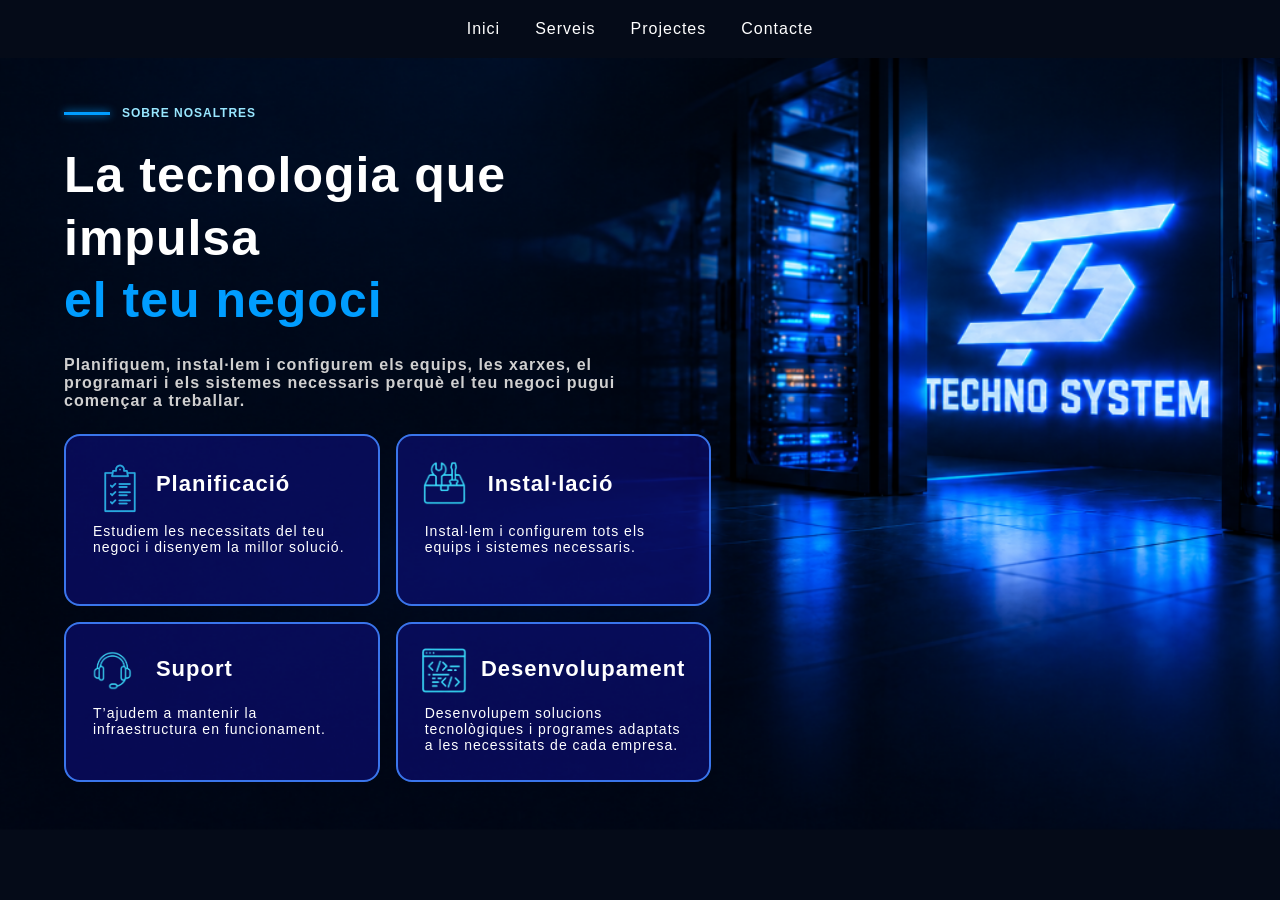
<file: index.html>
<!DOCTYPE html>
<html lang="ca">

<head>
    <meta charset="utf-8">
    <title>Techno system</title>
    <meta name="viewport" content="width=device-width, initial-scale=1">
    <link rel="stylesheet" href="style.css">
</head>

<body>

    <header>
        <nav class="menu">
            <a href="index.html">Inici</a>
            <a href="html/serveis.html">Serveis</a>
            <a href="html/projectes.html">Projectes</a>
            <a href="html/contacte.html">Contacte</a>
        </nav>
    </header>

    <main id="inicio">

        <div class="box2">

            <div class="sobre-titol">
                <span class="linea"></span>
                <h2 class="SOBRE-NOSALTRES">SOBRE NOSALTRES</h2>
            </div>

            <div class="la-tecnologia">
                <h3 class="QueFem">La tecnologia que impulsa</h3>
                <h3 class="QueFem2">el teu negoci</h3>
            </div>

            <div class="box2-2">
                <p class="explicació">
                    Planifiquem, instal·lem i configurem els equips,
                    les xarxes, el programari i els sistemes necessaris
                    perquè el teu negoci pugui començar a treballar.
                </p>
            </div>

            <div class="info">

                <div class="planificació">
                    <img src="img/descarga.png" alt="logo-planificació">
                    <h3>Planificació</h3>
                    <p>Estudiem les necessitats del teu negoci i disenyem la millor solució.</p>
                </div>

                <div class="instalacio">
                    <img src="img/Instal·lació.png" alt="instal·lació">
                    <h3>Instal·lació</h3>
                    <p>Instal·lem i configurem tots els equips i sistemes necessaris.</p>
                </div>

                <div class="Suport">
                    <img src="img/suport.png" alt="suport">
                    <h3>Suport</h3>
                    <p>T’ajudem a mantenir la infraestructura en funcionament.</p>
                </div>

                <div class="desenvolupament">
                    <img src="img/Desenvolupament.png" alt="Desenvolupament">
                    <h3>Desenvolupament</h3>
                    <p>Desenvolupem solucions tecnològiques i programes adaptats a les necessitats de cada empresa.</p>
                </div>

            </div>

        </div>

    </main>

</body>

</html>
</file>
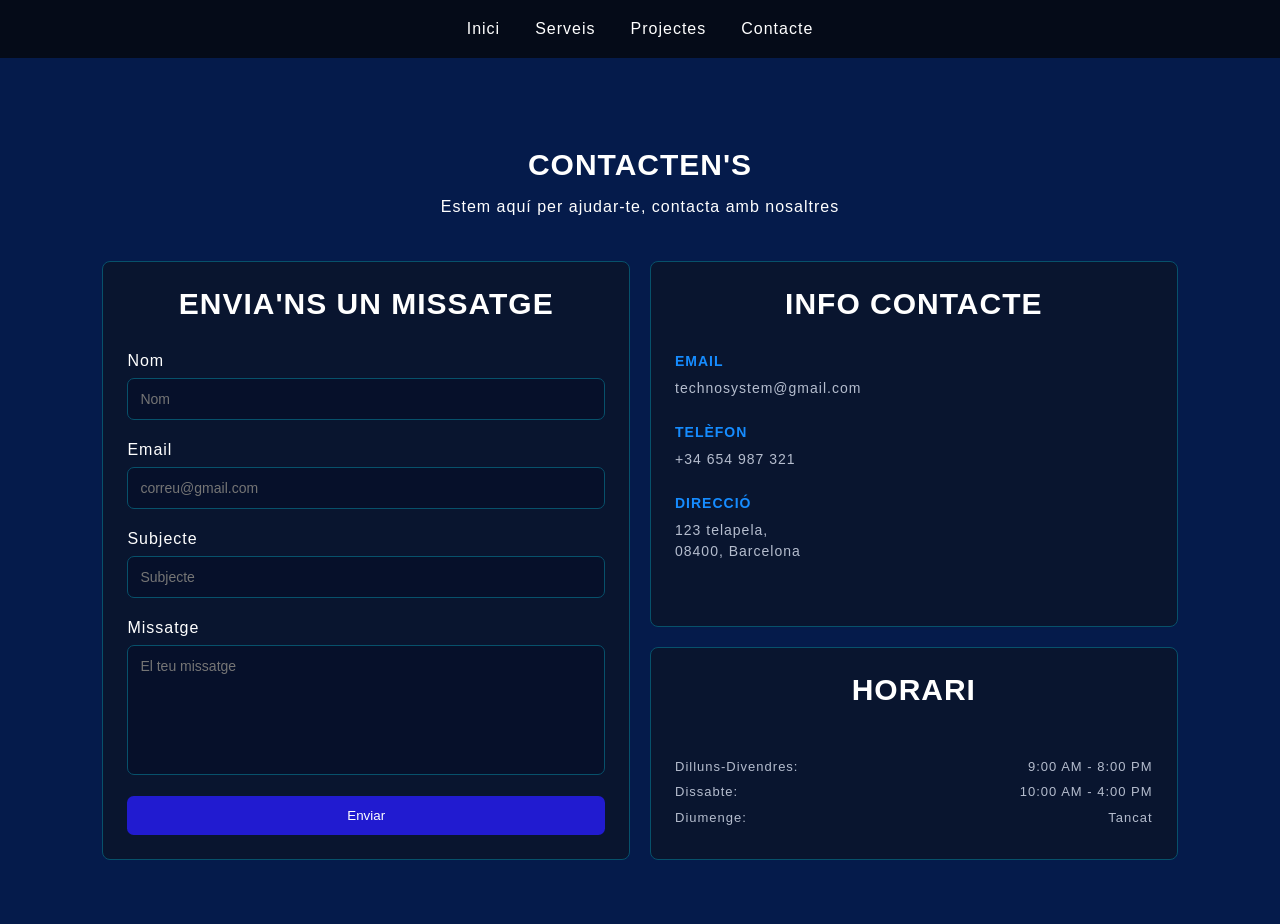
<file: html/contacte.html>
<!DOCTYPE html>
<html lang="ca">

<head>
    <meta charset="UTF-8">
    <meta name="viewport" content="width=device-width, initial-scale=1.0">
    <title>Contacte Techno System</title>
    <link rel="stylesheet" href="../css/contacte.css">
</head>

<body>

    <div class="orden">

        <header>
            <nav class="menu">
                <a href="../index.html">Inici</a>
                <a href="serveis.html">Serveis</a>
                <a href="projectes.html">Projectes</a>
                <a href="#contacte">Contacte</a>
            </nav>
        </header>

        <main id="contacte" class="contacte">

            <div class="box6">

                <div class="contacten-s">
                    <h2>CONTACTEN'S</h2>
                    <p>Estem aquí per ajudar-te, contacta amb nosaltres</p>
                </div>

                <div class="correo targ">

                    <h2>ENVIA'NS UN MISSATGE</h2>

                    <form action="" id="formulari">

                        <label for="nom">Nom</label>
                        <input type="text" id="nom" placeholder="Nom" required>

                        <label for="email">Email</label>
                        <input type="email" id="email" placeholder="correu@gmail.com" required>

                        <label for="subjecte">Subjecte</label>
                        <input type="text" id="subjecte" placeholder="Subjecte" required>

                        <label for="missatge">Missatge</label>
                        <textarea type="text" id="missatge" placeholder="El teu missatge" required></textarea>

                        <button type="submit">Enviar</button>

                    </form>

                </div>

                <div class="direccion targ">

                    <h2>INFO CONTACTE</h2>

                    <div class="email">
                        <label>EMAIL</label>
                        <p>technosystem@gmail.com</p>
                    </div>

                    <div class="telefon">
                        <label>TELÈFON</label>
                        <p>+34 654 987 321</p>
                    </div>

                    <div class="direccio">
                        <label>DIRECCIÓ</label>
                        <p>
                            123 telapela,<br>
                            08400, Barcelona
                        </p>
                    </div>

                </div>

                <div class="horario targ">

                    <h2>HORARI</h2>

                    <div class="dias">
                        <p>Dilluns-Divendres:</p>
                        <p>Dissabte:</p>
                        <p>Diumenge:</p>
                    </div>

                    <div class="horas">
                        <p>9:00 AM - 8:00 PM</p>
                        <p>10:00 AM - 4:00 PM</p>
                        <p>Tancat</p>
                    </div>

                </div>

            </div>

        </main>

    </div>

</body>

</html>
</file>
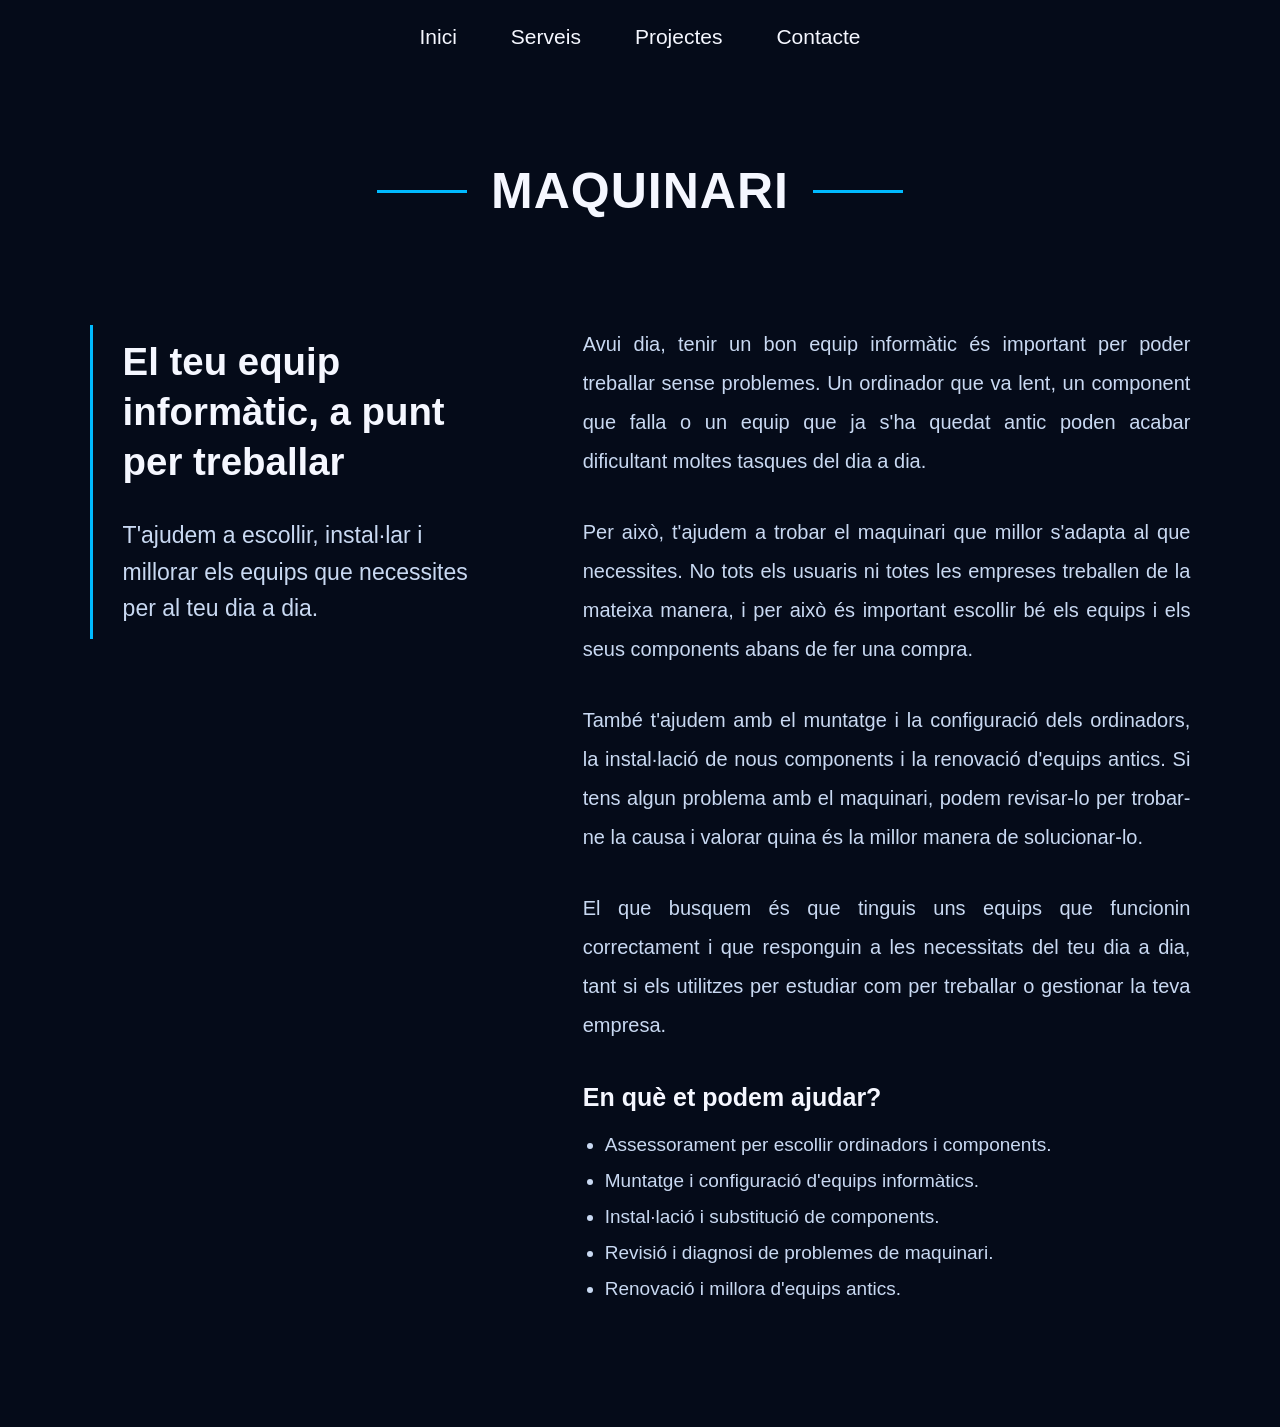
<file: html/maquinari.html>
<!DOCTYPE html>
<html lang="ca">
<head>
    <meta charset="UTF-8">
    <meta name="viewport" content="width=device-width, initial-scale=1.0">
    <title>Maquinari | Serveis informàtics</title>
    <link rel="stylesheet" href="../css/estils.css">
</head>
<body>
    <nav class="menu">
        <a href="../index.html">Inici</a>
        <a href="serveis.html">Serveis</a>
        <a href="projectes.html">Projectes</a>
        <a href="contacte.html">Contacte</a>
    </nav>

    <header class="titol-seccio">
        <span></span>
        <h1>MAQUINARI</h1>
        <span></span>
    </header>

    <main class="contingut">
        <section class="intro">
            <h2>El teu equip informàtic, a punt per treballar</h2>
            <p>T'ajudem a escollir, instal·lar i millorar els equips que necessites per al teu dia a dia.</p>
        </section>

        <section class="text-servei">
            <p>
                Avui dia, tenir un bon equip informàtic és important per poder treballar sense problemes.
                Un ordinador que va lent, un component que falla o un equip que ja s'ha quedat antic
                poden acabar dificultant moltes tasques del dia a dia.
            </p>

            <p>
                Per això, t'ajudem a trobar el maquinari que millor s'adapta al que necessites.
                No tots els usuaris ni totes les empreses treballen de la mateixa manera, i per això
                és important escollir bé els equips i els seus components abans de fer una compra.
            </p>

            <p>
                També t'ajudem amb el muntatge i la configuració dels ordinadors, la instal·lació de
                nous components i la renovació d'equips antics. Si tens algun problema amb el
                maquinari, podem revisar-lo per trobar-ne la causa i valorar quina és la millor
                manera de solucionar-lo.
            </p>

            <p>
                El que busquem és que tinguis uns equips que funcionin correctament i que responguin
                a les necessitats del teu dia a dia, tant si els utilitzes per estudiar com per
                treballar o gestionar la teva empresa.
            </p>

            <h3>En què et podem ajudar?</h3>
            <ul>
                <li>Assessorament per escollir ordinadors i components.</li>
                <li>Muntatge i configuració d'equips informàtics.</li>
                <li>Instal·lació i substitució de components.</li>
                <li>Revisió i diagnosi de problemes de maquinari.</li>
                <li>Renovació i millora d'equips antics.</li>
            </ul>
        </section>
    </main>
</body>
</html>
</file>
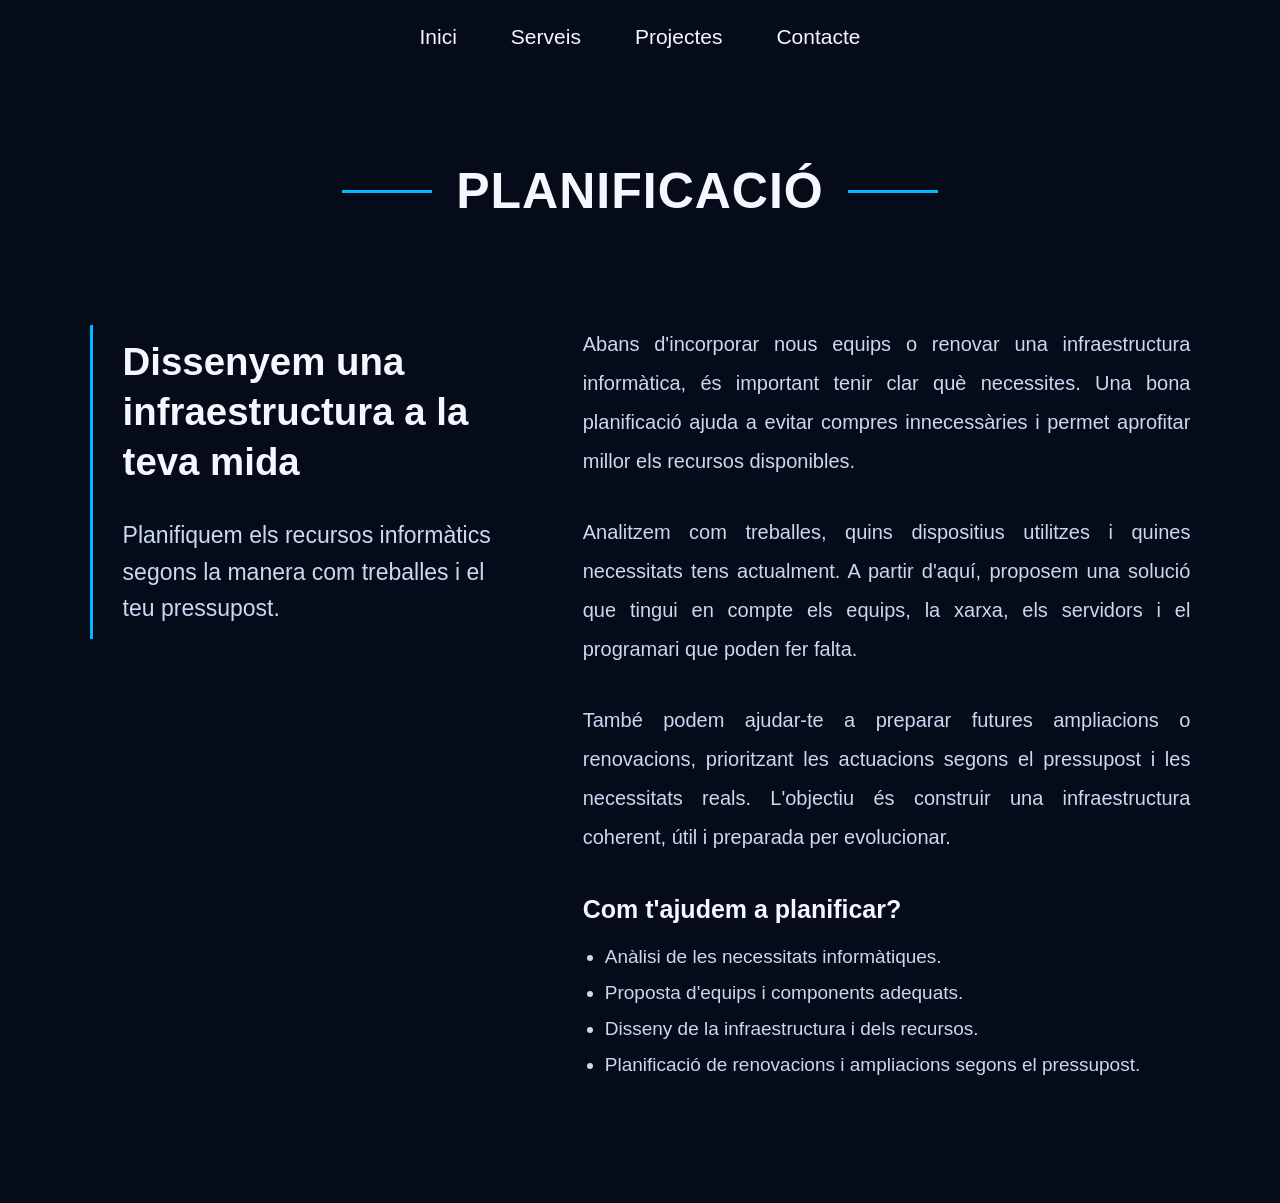
<file: html/planificacio.html>
<!DOCTYPE html>
<html lang="ca">

<head>
    <meta charset="UTF-8">
    <meta name="viewport" content="width=device-width, initial-scale=1.0">
    <title>Planificació | Serveis informàtics</title>
    <link rel="stylesheet" href="../css/estils.css">
</head>

<body>
    <nav class="menu">
        <a href="../index.html">Inici</a>
        <a href="serveis.html">Serveis</a>
        <a href="projectes.html">Projectes</a>
        <a href="contacte.html">Contacte</a>
    </nav>

    <header class="titol-seccio">
        <span></span>
        <h1>PLANIFICACIÓ</h1>
        <span></span>
    </header>

    <main class="contingut">
        <section class="intro">
            <h2>Dissenyem una infraestructura a la teva mida</h2>
            <p>Planifiquem els recursos informàtics segons la manera com treballes i el teu pressupost.</p>
        </section>

        <section class="text-servei">
            <p>Abans d'incorporar nous equips o renovar una infraestructura informàtica, és important tenir clar què
                necessites. Una bona planificació ajuda a evitar compres innecessàries i permet aprofitar millor els
                recursos disponibles.</p>
            <p>Analitzem com treballes, quins dispositius utilitzes i quines necessitats tens actualment. A partir
                d'aquí, proposem una solució que tingui en compte els equips, la xarxa, els servidors i el programari
                que poden fer falta.</p>
            <p>També podem ajudar-te a preparar futures ampliacions o renovacions, prioritzant les actuacions segons el
                pressupost i les necessitats reals. L'objectiu és construir una infraestructura coherent, útil i
                preparada per evolucionar.</p>
            <h3>Com t'ajudem a planificar?</h3>
            <ul>
                <li>Anàlisi de les necessitats informàtiques.</li>
                <li>Proposta d'equips i components adequats.</li>
                <li>Disseny de la infraestructura i dels recursos.</li>
                <li>Planificació de renovacions i ampliacions segons el pressupost.</li>
            </ul>
        </section>
    </main>
</body>

</html>
</file>
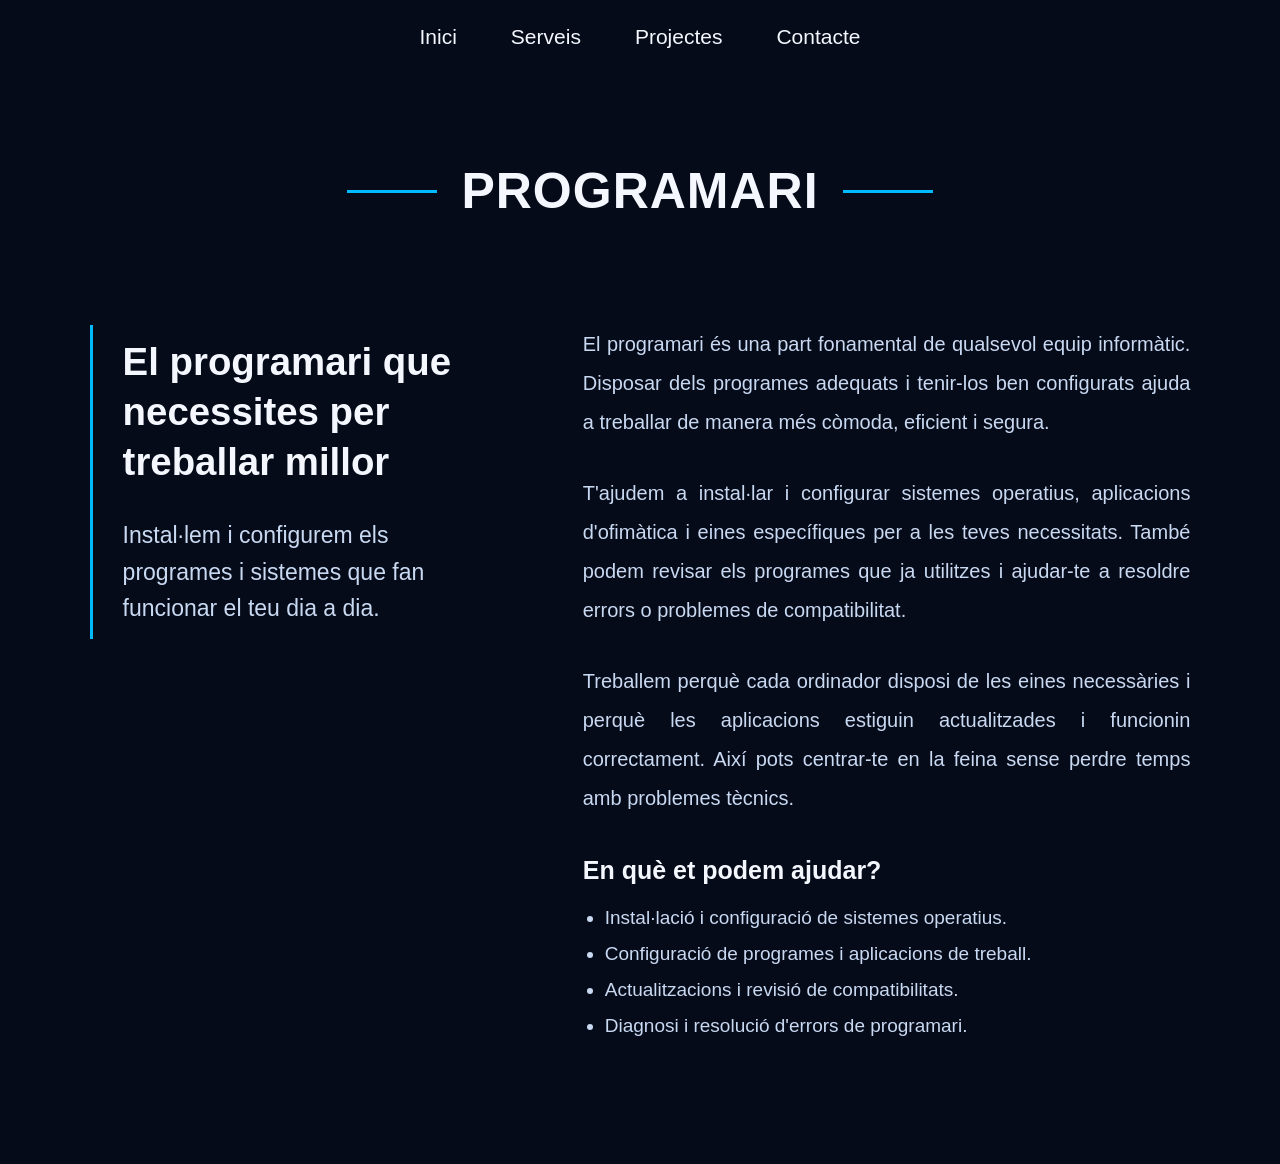
<file: html/programari.html>
<!DOCTYPE html>
<html lang="ca">

<head>
    <meta charset="UTF-8">
    <meta name="viewport" content="width=device-width, initial-scale=1.0">
    <title>Programari | Serveis informàtics</title>
    <link rel="stylesheet" href="../css/estils.css">
</head>

<body>
    <nav class="menu">
        <a href="../index.html">Inici</a>
        <a href="serveis.html">Serveis</a>
        <a href="projectes.html">Projectes</a>
        <a href="contacte.html">Contacte</a>
    </nav>

    <header class="titol-seccio">
        <span></span>
        <h1>PROGRAMARI</h1>
        <span></span>
    </header>

    <main class="contingut">
        <section class="intro">
            <h2>El programari que necessites per treballar millor</h2>
            <p>Instal·lem i configurem els programes i sistemes que fan funcionar el teu dia a dia.</p>
        </section>

        <section class="text-servei">
            <p>El programari és una part fonamental de qualsevol equip informàtic. Disposar dels programes adequats i
                tenir-los ben configurats ajuda a treballar de manera més còmoda, eficient i segura.</p>
            <p>T'ajudem a instal·lar i configurar sistemes operatius, aplicacions d'ofimàtica i eines específiques per a
                les teves necessitats. També podem revisar els programes que ja utilitzes i ajudar-te a resoldre errors
                o problemes de compatibilitat.</p>
            <p>Treballem perquè cada ordinador disposi de les eines necessàries i perquè les aplicacions estiguin
                actualitzades i funcionin correctament. Així pots centrar-te en la feina sense perdre temps amb
                problemes tècnics.</p>
            <h3>En què et podem ajudar?</h3>
            <ul>
                <li>Instal·lació i configuració de sistemes operatius.</li>
                <li>Configuració de programes i aplicacions de treball.</li>
                <li>Actualitzacions i revisió de compatibilitats.</li>
                <li>Diagnosi i resolució d'errors de programari.</li>
            </ul>
        </section>
    </main>
</body>

</html>
</file>
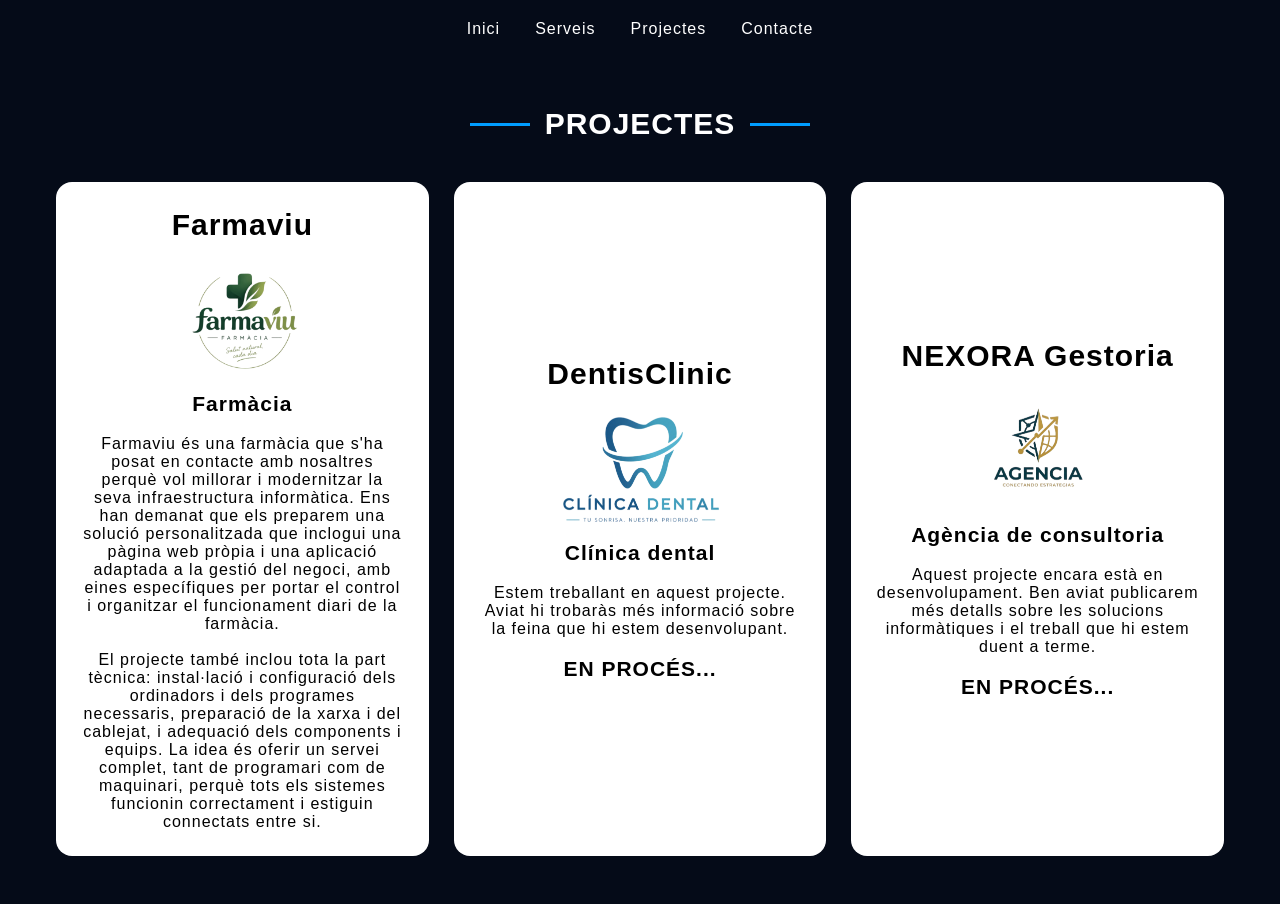
<file: html/projectes.html>
<!DOCTYPE html>
<html lang="ca">
<head>
    <meta charset="UTF-8">
    <meta name="viewport" content="width=device-width, initial-scale=1.0">
    <title>Projectes | Serveis informàtics</title>
    <link rel="stylesheet" href="../css/projectes.css">
</head>
<body>
    <div class="orden">
        <header>
            <nav class="menu">
                <a href="../index.html">Inici</a>
                <a href="serveis.html">Serveis</a>
                <a href="projectes.html">Projectes</a>
                <a href="contacte.html">Contacte</a>
            </nav>
        </header>

        <main>
            <section class="hem-ajudat-a" id="projectes">
                <div class="titol-projectes">
                    <span class="linea-projectes"></span>
                    <h2>PROJECTES</h2>
                    <span class="linea-projectes"></span>
                </div>

                <div class="targetas">
                    <article class="targeta-f">
                        <h2>Farmaviu</h2>
                        <img class="img-logo"
                             src="../img/logofarmacia.png"
                             alt="Logotip de Farmaviu">

                        <h3>Farmàcia</h3>

                        <p>
                            Farmaviu és una farmàcia que s'ha posat en contacte amb
                            nosaltres perquè vol millorar i modernitzar la seva
                            infraestructura informàtica. Ens han demanat que els
                            preparem una solució personalitzada que inclogui una
                            pàgina web pròpia i una aplicació adaptada a la gestió
                            del negoci, amb eines específiques per portar el control
                            i organitzar el funcionament diari de la farmàcia.
                        </p>

                        <p>
                            El projecte també inclou tota la part tècnica: instal·lació
                            i configuració dels ordinadors i dels programes necessaris,
                            preparació de la xarxa i del cablejat, i adequació dels
                            components i equips. La idea és oferir un servei complet,
                            tant de programari com de maquinari, perquè tots els
                            sistemes funcionin correctament i estiguin connectats
                            entre si.
                        </p>
                    </article>

                    <article class="targeta-d">
                        <h2>DentisClinic</h2>
                        <img class="img-logo"
                             src="../img/image.png"
                             alt="Logotip de DentisClinic">

                        <h3>Clínica dental</h3>

                        <p>Estem treballant en aquest projecte. Aviat hi trobaràs
                           més informació sobre la feina que hi estem desenvolupant.</p>

                        <h3>EN PROCÉS...</h3>
                    </article>

                    <article class="targeta-g">
                        <h2>NEXORA Gestoria</h2>
                        <img class="img-logo"
                             src="../img/logo agencia.png"
                             alt="Logotip de NEXORA Gestoria">

                        <h3>Agència de consultoria</h3>

                        <p>Aquest projecte encara està en desenvolupament. Ben aviat
                           publicarem més detalls sobre les solucions informàtiques
                           i el treball que hi estem duent a terme.</p>

                        <h3>EN PROCÉS...</h3>
                    </article>
                </div>
            </section>
        </main>
    </div>
</body>
</html>
</file>
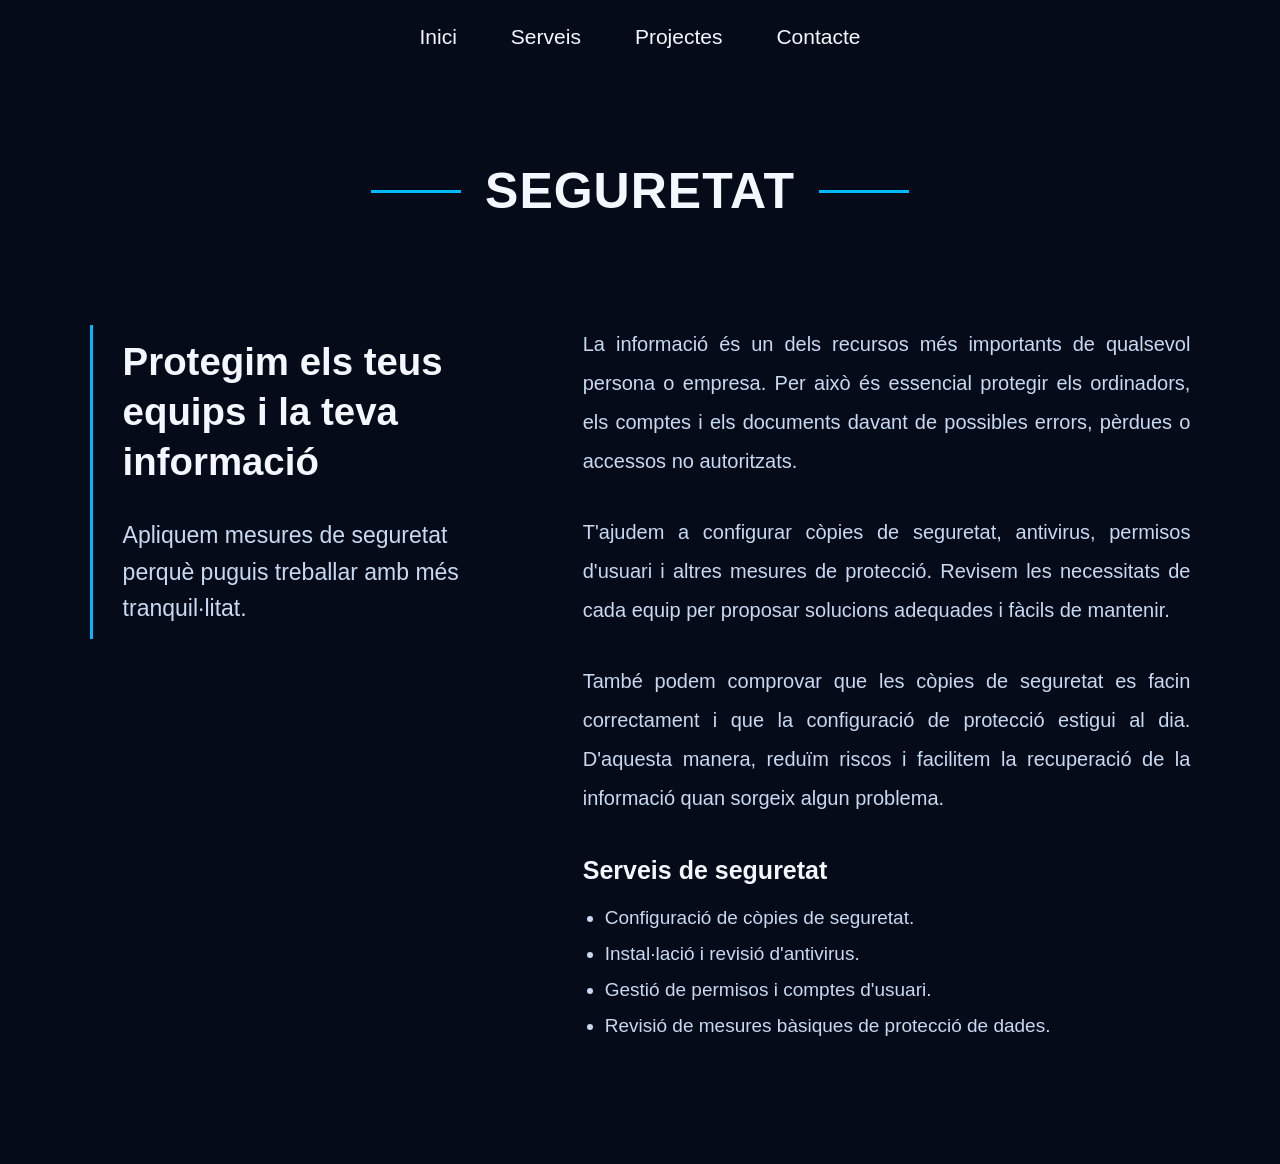
<file: html/seguretat.html>
<!DOCTYPE html>
<html lang="ca">

<head>
    <meta charset="UTF-8">
    <meta name="viewport" content="width=device-width, initial-scale=1.0">
    <title>Seguretat | Serveis informàtics</title>
    <link rel="stylesheet" href="../css/estils.css">
</head>

<body>
    <nav class="menu">
        <a href="../index.html">Inici</a>
        <a href="serveis.html">Serveis</a>
        <a href="projectes.html">Projectes</a>
        <a href="contacte.html">Contacte</a>
    </nav>

    <header class="titol-seccio">
        <span></span>
        <h1>SEGURETAT</h1>
        <span></span>
    </header>

    <main class="contingut">
        <section class="intro">
            <h2>Protegim els teus equips i la teva informació</h2>
            <p>Apliquem mesures de seguretat perquè puguis treballar amb més tranquil·litat.</p>
        </section>

        <section class="text-servei">
            <p>La informació és un dels recursos més importants de qualsevol persona o empresa. Per això és essencial
                protegir els ordinadors, els comptes i els documents davant de possibles errors, pèrdues o accessos no
                autoritzats.</p>
            <p>T'ajudem a configurar còpies de seguretat, antivirus, permisos d'usuari i altres mesures de protecció.
                Revisem les necessitats de cada equip per proposar solucions adequades i fàcils de mantenir.</p>
            <p>També podem comprovar que les còpies de seguretat es facin correctament i que la configuració de
                protecció estigui al dia. D'aquesta manera, reduïm riscos i facilitem la recuperació de la informació
                quan sorgeix algun problema.</p>
            <h3>Serveis de seguretat</h3>
            <ul>
                <li>Configuració de còpies de seguretat.</li>
                <li>Instal·lació i revisió d'antivirus.</li>
                <li>Gestió de permisos i comptes d'usuari.</li>
                <li>Revisió de mesures bàsiques de protecció de dades.</li>
            </ul>
        </section>
    </main>
</body>

</html>
</file>
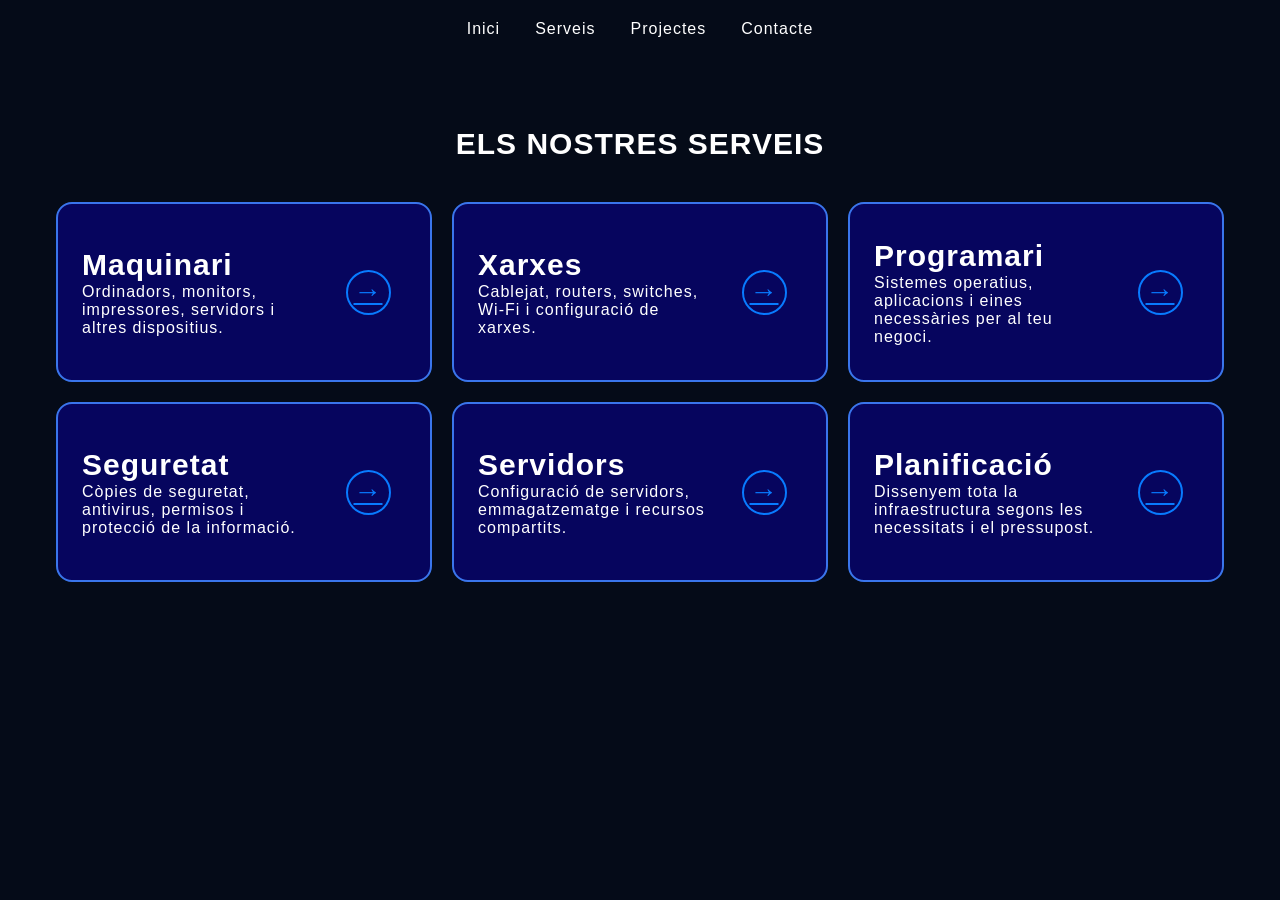
<file: html/serveis.html>
<!DOCTYPE html>
<html lang="ca">

<head>
    <meta charset="UTF-8">
    <meta name="viewport" content="width=device-width, initial-scale=1.0">
    <title>Serveis Techno System</title>
    <link rel="stylesheet" href="../css/serveis.css">
</head>

<body>

    <div class="orden">

        <header>
            <nav class="menu">
                <a href="../index.html">Inici</a>
                <a href="serveis.html">Serveis</a>
                <a href="projectes.html">Projectes</a>
                <a href="contacte.html">Contacte</a>
            </nav>
        </header>

        <main class="clase3" id="serveis">

            <div class="box3">

                <div class="ELS-NOSTRES-SERVEIS">
                    <h2>ELS NOSTRES SERVEIS</h2>
                </div>

                <div class="targeta-ma targetes">
                    <div class="texto">
                        <h2>Maquinari</h2>
                        <p>Ordinadors, monitors, impressores, servidors i altres dispositius.</p>
                    </div>
                    <div class="columna-flecha">
                        <a href="maquinari.html" class="btn-flecha">→</a>
                    </div>
                </div>

                <div class="targeta-xa targetes">
                    <div class="texto">
                        <h2>Xarxes</h2>
                        <p>Cablejat, routers, switches, Wi-Fi i configuració de xarxes.</p>
                    </div>
                    <div class="columna-flecha">
                        <a href="xarxes.html" class="btn-flecha">→</a>
                    </div>
                </div>

                <div class="targeta-pr targetes">
                    <div class="texto">
                        <h2>Programari</h2>
                        <p>Sistemes operatius, aplicacions i eines necessàries per al teu negoci.</p>
                    </div>
                    <div class="columna-flecha">
                        <a href="programari.html" class="btn-flecha">→</a>
                    </div>
                </div>

                <div class="targeta-seg targetes">
                    <div class="texto">
                        <h2>Seguretat</h2>
                        <p>Còpies de seguretat, antivirus, permisos i protecció de la informació.</p>
                    </div>
                    <div class="columna-flecha">
                        <a href="seguretat.html" class="btn-flecha">→</a>
                    </div>
                </div>

                <div class="targeta-ser targetes">
                    <div class="texto">
                        <h2>Servidors</h2>
                        <p>Configuració de servidors, emmagatzematge i recursos compartits.</p>
                    </div>
                    <div class="columna-flecha">
                        <a href="servidors.html" class="btn-flecha">→</a>
                    </div>
                </div>

                <div class="targeta-pla targetes">
                    <div class="texto">
                        <h2>Planificació</h2>
                        <p>Dissenyem tota la infraestructura segons les necessitats i el pressupost.</p>
                    </div>
                    <div class="columna-flecha">
                        <a href="planificacio.html" class="btn-flecha">→</a>
                    </div>
                </div>

            </div>

        </main>

    </div>

</body>

</html>
</file>
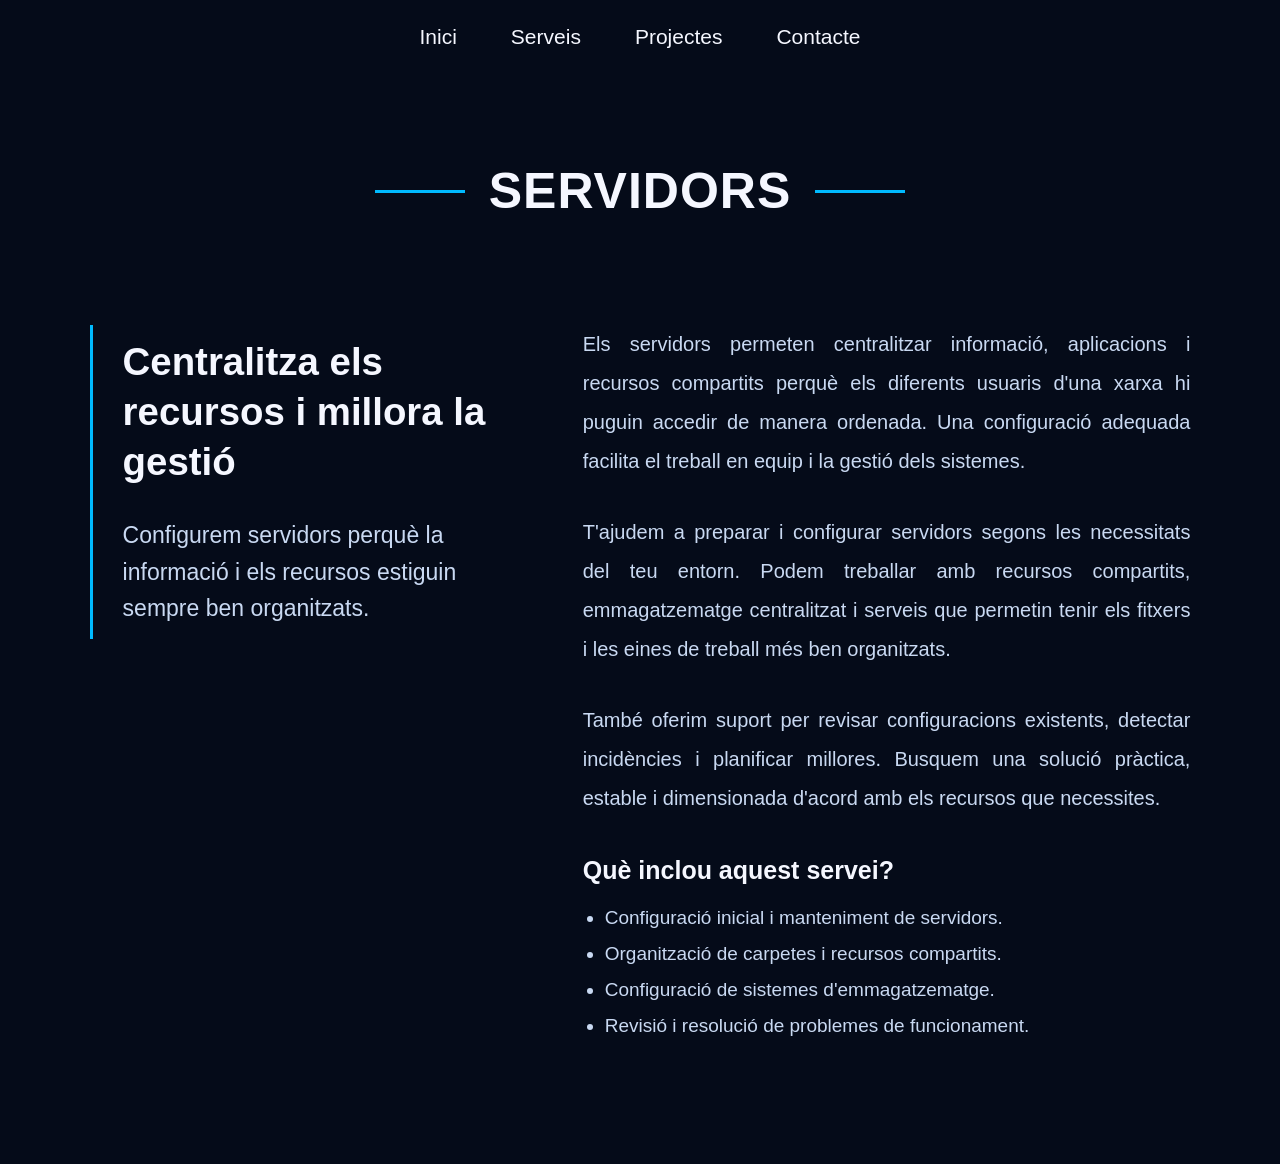
<file: html/servidors.html>
<!DOCTYPE html>
<html lang="ca">

<head>
    <meta charset="UTF-8">
    <meta name="viewport" content="width=device-width, initial-scale=1.0">
    <title>Servidors | Serveis informàtics</title>
    <link rel="stylesheet" href="../css/estils.css">
</head>

<body>
    <nav class="menu">
        <a href="../index.html">Inici</a>
        <a href="serveis.html">Serveis</a>
        <a href="projectes.html">Projectes</a>
        <a href="contacte.html">Contacte</a>
    </nav>

    <header class="titol-seccio">
        <span></span>
        <h1>SERVIDORS</h1>
        <span></span>
    </header>

    <main class="contingut">
        <section class="intro">
            <h2>Centralitza els recursos i millora la gestió</h2>
            <p>Configurem servidors perquè la informació i els recursos estiguin sempre ben organitzats.</p>
        </section>

        <section class="text-servei">
            <p>Els servidors permeten centralitzar informació, aplicacions i recursos compartits perquè els diferents
                usuaris d'una xarxa hi puguin accedir de manera ordenada. Una configuració adequada facilita el treball
                en equip i la gestió dels sistemes.</p>
            <p>T'ajudem a preparar i configurar servidors segons les necessitats del teu entorn. Podem treballar amb
                recursos compartits, emmagatzematge centralitzat i serveis que permetin tenir els fitxers i les eines de
                treball més ben organitzats.</p>
            <p>També oferim suport per revisar configuracions existents, detectar incidències i planificar millores.
                Busquem una solució pràctica, estable i dimensionada d'acord amb els recursos que necessites.</p>
            <h3>Què inclou aquest servei?</h3>
            <ul>
                <li>Configuració inicial i manteniment de servidors.</li>
                <li>Organització de carpetes i recursos compartits.</li>
                <li>Configuració de sistemes d'emmagatzematge.</li>
                <li>Revisió i resolució de problemes de funcionament.</li>
            </ul>
        </section>
    </main>
</body>

</html>
</file>
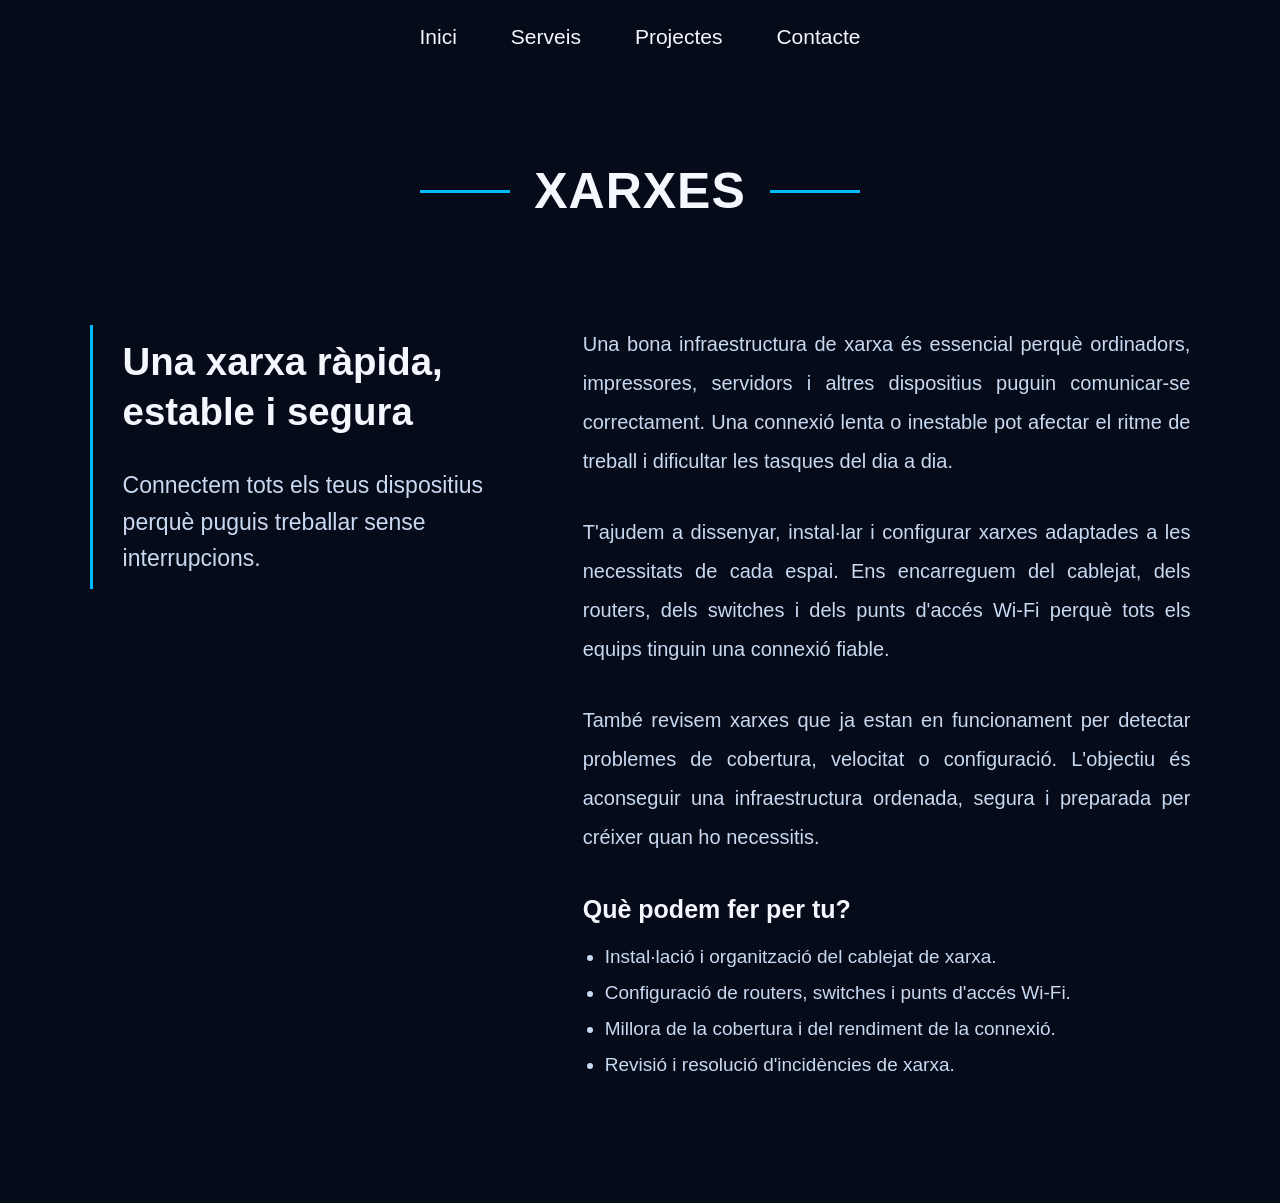
<file: html/xarxes.html>
<!DOCTYPE html>
<html lang="ca">

<head>
    <meta charset="UTF-8">
    <meta name="viewport" content="width=device-width, initial-scale=1.0">
    <title>Xarxes | Serveis informàtics</title>
    <link rel="stylesheet" href="../css/estils.css">
</head>

<body>
    <nav class="menu">
        <a href="../index.html">Inici</a>
        <a href="serveis.html">Serveis</a>
        <a href="projectes.html">Projectes</a>
        <a href="contacte.html">Contacte</a>
    </nav>

    <header class="titol-seccio">
        <span></span>
        <h1>XARXES</h1>
        <span></span>
    </header>

    <main class="contingut">
        <section class="intro">
            <h2>Una xarxa ràpida, estable i segura</h2>
            <p>Connectem tots els teus dispositius perquè puguis treballar sense interrupcions.</p>
        </section>

        <section class="text-servei">
            <p>Una bona infraestructura de xarxa és essencial perquè ordinadors, impressores, servidors i altres
                dispositius puguin comunicar-se correctament. Una connexió lenta o inestable pot afectar el ritme de
                treball i dificultar les tasques del dia a dia.</p>
            <p>T'ajudem a dissenyar, instal·lar i configurar xarxes adaptades a les necessitats de cada espai. Ens
                encarreguem del cablejat, dels routers, dels switches i dels punts d'accés Wi-Fi perquè tots els equips
                tinguin una connexió fiable.</p>
            <p>També revisem xarxes que ja estan en funcionament per detectar problemes de cobertura, velocitat o
                configuració. L'objectiu és aconseguir una infraestructura ordenada, segura i preparada per créixer quan
                ho necessitis.</p>
            <h3>Què podem fer per tu?</h3>
            <ul>
                <li>Instal·lació i organització del cablejat de xarxa.</li>
                <li>Configuració de routers, switches i punts d'accés Wi-Fi.</li>
                <li>Millora de la cobertura i del rendiment de la connexió.</li>
                <li>Revisió i resolució d'incidències de xarxa.</li>
            </ul>
        </section>
    </main>
</body>

</html>
</file>
<file: style.css>
* {
    margin: 0;
    padding: 0;
    box-sizing: border-box;
}

html {
    scroll-behavior: smooth;
}

body {
    font-family: Arial, Helvetica, sans-serif;
    background-color: #050b18;
    color: white;
    letter-spacing: 1px;
    overflow-x: hidden;
}

/* MENU */

header {
    position: sticky;
    top: 0;
    width: 100%;
    z-index: 1000;
}

.menu {
    display: flex;
    justify-content: center;
    align-items: center;
    gap: 35px;
    padding: 20px;
    background-color: #050b18;
}

.menu a {
    color: white;
    text-decoration: none;
    transition: 0.3s;
}

.menu a:hover {
    color: #168cff;
}

/* TEXTOS */

h2, h3, p {
    overflow-wrap: break-word;
}

h2 {
    font-size: 30px;
    line-height: 1.2;
}

h3 {
    font-size: 21px;
    line-height: 1.25;
}

/* INICIO */

main {
    padding: 1em 2em;
    background-image: url("img/fondo.png");
    background-size: cover;
    background-position: center;
}

.box2 {
    margin: 2em;
    width: 100%;
    display: grid;
    grid-template-columns: 3fr 7fr 10fr;
    grid-template-rows: auto auto auto auto;
    gap: 24px;
}

/* TITOL */

.sobre-titol {
    grid-column: 1 / -1;
    grid-row: 1;

    display: flex;
    align-items: center;
    gap: 12px;
}

.linea {
    display: block;
    width: 46px;
    height: 3px;
    background-color: #009dff;
    flex-shrink: 0;
    box-shadow: 0 0 8px #009dff;
}

.SOBRE-NOSALTRES {
    padding: 0;
    color: rgb(152, 231, 255);
    font-size: 12px;
}

/* LA TECNOLOGIA */

.la-tecnologia {
    grid-row: 2;
    grid-column: 1 / 3;
}

.QueFem {
    text-align: start;
    font-size: 50px;
}

.QueFem2 {
    text-align: start;
    font-size: 50px;
    color: #009dff;
}

/* EXPLICACIO */

.box2-2 {
    grid-column: 1 / 3;
    grid-row: 3;

    display: grid;
    grid-template-columns: 1fr;
    gap: 12px;
}

.explicació {
    grid-column: 1 / -1;
    grid-row: 1;

    display: flex;
    justify-content: center;
    font-weight: 600;
    color: rgb(208, 208, 208);
}

/* INFORMACIO */

.info {
    grid-column: 1 / -1;
    grid-row: 4;

    display: grid;
    grid-template-columns: minmax(0, 4fr) minmax(0, 4fr) 7fr;
    grid-template-rows: minmax(130px, auto) minmax(130px, auto);
    gap: 16px;
    align-items: stretch;
}

/* TARGETES */

.planificació,
.desenvolupament,
.instalacio,
.Suport {
    background-color: #1111a86d;
    color: #FFFFFF;
    padding: 1.5rem;
    border: 2px solid #3a75ec;
    border-radius: 16px;
    min-width: 0;

    display: grid;
    grid-template-columns: 1fr 3fr;
    grid-template-rows: 1fr 1fr;

    transition: background-color 0.2s ease,
        transform 0.2s ease;
}

/* TEXT DE LES TARGETES */

.planificació p,
.desenvolupament p,
.instalacio p,
.Suport p {
    grid-row: 2;
    grid-column: 1 / 3;
    padding: 3px;
    font-size: 14px;
}

.planificació h3,
.desenvolupament h3,
.instalacio h3,
.Suport h3 {
    grid-row: 1;
    grid-column: 2;
    font-size: 22px;
    display: flex;
    align-items: center;
    text-align: center;
    margin-bottom: 12px;
}

/* IMATGES */

.planificació img,
.desenvolupament img,
.instalacio img,
.Suport img {
    grid-column: 1;
    width: 45px;
}

.planificació img {
    width: 60px;
}

/* POSICIO DE LES TARGETES */

.planificació {
    grid-column: 1;
    grid-row: 1;
}

.instalacio {
    grid-column: 2;
    grid-row: 1;
}

.Suport {
    grid-column: 1 / 2;
    grid-row: 2 / 3;
}

.desenvolupament {
    grid-column: 2;
    grid-row: 2;
}

/* EFECTE HOVER */

.planificació:hover,
.instalacio:hover,
.desenvolupament:hover,
.Suport:hover {
    background-color: #2020CC;
    transform: translateY(-3px);
}
</file>
<file: css/contacte.css>
* {
    margin: 0;
    padding: 0;
    box-sizing: border-box;
}

html {
    scroll-behavior: smooth;
}

body {
    font-family: Arial, Helvetica, sans-serif;
    background-color: #050b18;
    color: white;
    letter-spacing: 1px;
    overflow-x: hidden;
}

h1, h2, h3, p {
    overflow-wrap: break-word;
}

h1 {
    font-size: clamp(34px, 4vw, 52px);
    line-height: 1.08;
}

h2 {
    font-size: 30px;
    line-height: 1.2;
}

h3 {
    font-size: 21px;
    line-height: 1.25;
}

.orden {
    display: grid;
    grid-template-rows: auto 1fr;
    min-height: 100vh;
}

header {
    position: sticky;
    top: 0;
    width: 100%;
    z-index: 1000;
}

.menu {
    display: flex;
    justify-content: center;
    align-items: center;
    gap: 35px;
    padding: 20px;
    background-color: #050b18;
}

.menu a {
    color: white;
    text-decoration: none;
    transition: 0.3s;
}

.menu a:hover {
    color: #168cff;
}

#contacte {
    scroll-margin-top: 85px;
}

.contacte {
    background-color: #051b4b;
    color: white;
    width: 100%;
    padding: 2em 0;
}

.box6 {
    display: grid;

    grid-template-columns: repeat(2, minmax(0, 1fr));
    grid-template-rows: auto 1fr auto;

    gap: 20px;

    padding: 2em clamp(1em, 8vw, 8em);
}

.contacten-s {
    grid-column: 1 / -1;
    grid-row: 1;

    display: flex;
    flex-direction: column;
    align-items: center;
    justify-content: center;

    text-align: center;
    padding: 25px;
}

.contacten-s p {
    margin-top: 15px;
}

.targ {
    background-color: #09152F;
    border: 1px solid #07516B;
    border-radius: 0.5em;
    padding: 1.5em;
}

.correo {
    grid-column: 1;
    grid-row: 2 / 4;
}

.correo h2,
.direccion h2,
.horario h2 {
    color: white;
    margin-bottom: 1em;
    text-align: center;
}

.correo form {
    display: flex;
    flex-direction: column;
}

.correo label {
    margin-bottom: 8px;
    color: white;
}

.correo input,
.correo textarea {
    width: 100%;
    padding: 12px;
    margin-bottom: 1.5em;

    background-color: #06102A;
    border: 1px solid #07516B;
    border-radius: 0.5em;

    color: white;
    font-family: inherit;
    font-size: 14px;
}

.correo textarea {
    height: 130px;
    resize: none;
}

.correo input:focus,
.correo textarea:focus {
    outline: none;
    border-color: #168cff;
}

.correo button {
    width: 100%;
    padding: 12px;

    background-color: #211BD0;
    color: white;

    border: none;
    border-radius: 0.5em;

    cursor: pointer;
    transition: 0.3s;
}

.correo button:hover {
    background-color: #168cff;
}

.direccion {
    grid-column: 2;
    grid-row: 2;
}

.email,
.telefon,
.direccio {
    margin: 1.5em 0;
}

.direccion label {
    color: #168cff;
    font-size: 14px;
    font-weight: bold;
}

.direccion p {
    color: #b5bdce;
    font-size: 14px;
    margin-top: 8px;
    line-height: 1.5;
}

.horario {
    grid-column: 2;
    grid-row: 3;

    display: grid;
    grid-template-columns: 1fr 1fr;
    gap: 10px;
}

.horario h2 {
    grid-column: 1 / -1;
}

.dias {
    grid-column: 1;
}

.horas {
    grid-column: 2;
    text-align: right;
}

.dias p,
.horas p {
    color: #b5bdce;
    font-size: 13px;
    margin: 0.8em 0;
}

@media (max-width: 768px) {

    .box6 {
        padding: 2em;
        gap: 15px;
    }

    .correo,
    .direccion,
    .horario {
        padding: 1.2em;
    }

    h2 {
        font-size: 24px;
    }

}

@media (max-width: 500px) {

    .menu {
        gap: 15px;
        padding: 18px 10px;
        flex-wrap: wrap;
    }

    .menu a {
        font-size: 14px;
    }

    .box6 {
        grid-template-columns: 1fr;
        grid-template-rows: auto auto auto auto;
        padding: 1em;
    }

    .contacten-s {
        grid-column: 1;
        grid-row: 1;
        padding: 20px 5px;
    }

    .contacten-s h2 {
        font-size: 25px;
    }

    .correo {
        grid-column: 1;
        grid-row: 2;
    }

    .direccion {
        grid-column: 1;
        grid-row: 3;
    }

    .horario {
        grid-column: 1;
        grid-row: 4;
    }

}
</file>
<file: css/estils.css>
* {
    box-sizing: border-box;
    margin: 0;
    padding: 0;
}

:root {
    --fons: #050b19;
    --text: #f5f7ff;
    --blau: #00baff;
    --text-secundari: #c9d9f2;
}

html {
    scroll-behavior: smooth;
}

body {
    min-height: 100vh;
    background: var(--fons);
    color: var(--text);
    font-family: Arial, Helvetica, sans-serif;
}

nav {
    display: flex;
    justify-content: center;
    align-items: center;
    gap: 54px;
    padding: 25px 20px;
}

nav a {
    color: var(--text);
    text-decoration: none;
    font-size: 21px;
    transition: color .2s ease;
}

nav a:hover {
    color: var(--blau);
}

.titol-seccio {
    display: flex;
    align-items: center;
    justify-content: center;
    gap: 24px;
    margin: 88px 20px 105px;
    text-align: center;
}

.titol-seccio span {
    display: block;
    width: 90px;
    height: 3px;
    background: var(--blau);
}

.titol-seccio h1 {
    font-size: 50px;
    letter-spacing: 1px;
}

.contingut {
    width: min(86%, 1600px);
    margin: 0 auto 90px;
    display: grid;
    grid-template-columns: minmax(300px, .8fr) minmax(420px, 1.2fr);
    gap: 8%;
    align-items: start;
}

.intro {
    border-left: 3px solid var(--blau);
    padding: 12px 0 12px 30px;
}

.intro h2 {
    font-size: clamp(30px, 3vw, 46px);
    line-height: 1.3;
    margin-bottom: 30px;
}

.intro p {
    color: var(--text-secundari);
    font-size: 23px;
    line-height: 1.6;
}

.text-servei p {
    color: var(--text-secundari);
    font-size: 20px;
    line-height: 1.95;
    margin-bottom: 32px;
    text-align: justify;
}

.text-servei h3 {
    color: var(--text);
    font-size: 25px;
    margin: 38px 0 15px;
}

.text-servei ul {
    margin: 0 0 30px 22px;
    color: var(--text-secundari);
    font-size: 19px;
    line-height: 1.9;
}

@media (max-width: 850px) {
    nav {
        gap: 22px;
        flex-wrap: wrap;
    }

    nav a {
        font-size: 17px;
    }

    .titol-seccio {
        margin: 60px 15px;
    }

    .titol-seccio h1 {
        font-size: 34px;
    }

    .titol-seccio span {
        width: 40px;
    }

    .contingut {
        width: 88%;
        grid-template-columns: 1fr;
        gap: 45px;
    }

    .intro h2 {
        font-size: 32px;
    }

    .intro p,
    .text-servei p {
        font-size: 18px;
    }
}
</file>
<file: css/projectes.css>
* {
    margin: 0;
    padding: 0;
    box-sizing: border-box;
}

html {
    scroll-behavior: smooth;
}

body {
    font-family: Arial, Helvetica, sans-serif;
    background-color: #050b18;
    color: white;
    letter-spacing: 1px;
    overflow-x: hidden;
}

h1, h2, h3, p {
    overflow-wrap: break-word;
}

h1 {
    font-size: clamp(34px, 4vw, 52px);
    line-height: 1.08;
}

h2 {
    font-size: 30px;
    line-height: 1.2;
}

h3 {
    font-size: 21px;
    line-height: 1.25;
}

.orden {
    display: grid;
    grid-template-rows: auto 1fr;
    min-height: 100vh;
}

header {
    position: sticky;
    top: 0;
    width: 100%;
    z-index: 1000;
}

.menu {
    display: flex;
    justify-content: center;
    align-items: center;
    gap: 35px;
    padding: 20px;
    background-color: #050b18;
}

.menu a {
    color: white;
    text-decoration: none;
    transition: 0.3s;
}

.menu a:hover {
    color: #168cff;
}

#inicio,
#sobre-nosaltres,
#serveis,
#projectes,
#contacte {
    scroll-margin-top: 85px;
}

.hem-ajudat-a {
    display: grid;
    grid-template-columns: 1fr;
    grid-template-rows: auto 1fr;

    width: 100%;
    padding: 3em 3.5em;
    gap: 40px;
}

.titol-projectes {
    grid-row: 1;

    display: flex;
    align-items: center;
    justify-content: center;
    gap: 15px;
}

.titol-projectes h2 {
    font-size: 30px;
    color: white;
    text-align: center;
}

.linea-projectes {
    width: 60px;
    height: 3px;
    background-color: #009dff;
}

.targetas {
    grid-row: 2;

    display: grid;
    grid-template-columns: repeat(3, minmax(0, 1fr));
    gap: 25px;

    width: 100%;
    align-items: stretch;
}

.targeta-f,
.targeta-d,
.targeta-g {
    border-radius: 1em;
    background-color: white;
    color: black;

    display: flex;
    flex-direction: column;
    align-items: center;
    justify-content: center;

    text-align: center;
    gap: 18px;

    padding: 25px;
    min-height: 260px;

    transition: 0.3s;
}

.targeta-f:hover,
.targeta-d:hover,
.targeta-g:hover {
    transform: translateY(-5px);
}

.img-logo {
    height: 7em;
    max-width: 100%;
    object-fit: contain;
}

@media (max-width: 768px) {

    .targetas {
        grid-template-columns: repeat(2, minmax(0, 1fr));
    }

    .hem-ajudat-a {
        padding: 2em;
    }

}


@media (max-width: 500px) {

    .targetas {
        grid-template-columns: 1fr;
    }

    .menu {
        gap: 15px;
        padding: 18px 10px;
        flex-wrap: wrap;
    }

    .menu a {
        font-size: 14px;
    }

    .hem-ajudat-a {
        padding: 1.5em 1em;
        gap: 30px;
    }

    .titol-projectes h2 {
        font-size: 25px;
    }

    .linea-projectes {
        width: 35px;
    }

    .targeta-f,
    .targeta-d,
    .targeta-g {
        min-height: 230px;
    }

}
</file>
<file: css/serveis.css>
* {
    margin: 0;
    padding: 0;
    box-sizing: border-box;
}

html {
    scroll-behavior: smooth;
}

body {
    font-family: Arial, Helvetica, sans-serif;
    background-color: #050b18;
    color: white;
    letter-spacing: 1px;
    overflow-x: hidden;
}

.btn-flecha {
    width: 45px;
    height: 45px;

    border-radius: 50%;
    border: 2px solid #087bff;

    background: transparent;
    color: #087bff;

    font-size: 28px;
    cursor: pointer;

    display: flex;
    justify-content: center;
    align-items:center;

    transition: 0.3s;
}

.btn-flecha:hover {
    background-color: #087bff;
    color: white;
    box-shadow: 0 0 15px #087bff;
    transform: scale(1.1);
}

h1, h2, h3, p {
    overflow-wrap: break-word;
}

h1 {
    font-size: clamp(34px, 4vw, 52px);
    line-height: 1.08;
}

h2 {
    font-size: 30px;
    line-height: 1.2;
}

h3 {
    font-size: 21px;
    line-height: 1.25;
}

.orden {
    display: grid;
    grid-template-rows: auto 1fr;
    min-height: 100vh;
}

header {
    position: sticky;
    top: 0;
    width: 100%;
    z-index: 1000;
}

.menu {
    display: flex;
    justify-content: center;
    align-items: center;
    gap: 35px;
    padding: 20px;
    background-color: #050b18;
}

.menu a {
    color: white;
    text-decoration: none;
    transition: 0.3s;
}

.menu a:hover {
    color: #168cff;
}

#inicio,
#sobre-nosaltres,
#serveis,
#projectes,
#contacte {
    scroll-margin-top: 85px;
}

.clase3 {
    width: 100%;
    padding: 3em 3.5em;
}

.box3 {
    display: grid;
    grid-template-columns: repeat(3, minmax(0, 1fr));
    grid-template-rows: auto auto auto;
    gap: 20px;
    align-items: stretch;
}

.ELS-NOSTRES-SERVEIS {
    grid-column: 1 / -1;
    display: flex;
    justify-content: center;
    align-items: center;
    color: white;
    padding: 20px;
    text-align: center;
}

.targeta-ma,
.targeta-xa,
.targeta-pr,
.targeta-seg,
.targeta-ser,
.targeta-pla {
    display: grid;
    grid-template-columns: 3fr 1fr;
    align-items: center;
    gap: 20px;

    border-radius: 1em;
    background-color: #070379ba;
    border: 2px solid #3a75ec;
    color: white;

    padding: 30px 24px;
    min-height: 180px;

    transition: 0.3s;
}

.texto {
    grid-column: 1;
}

.columna-flecha {
    grid-column: 2;
    display: flex;
    justify-content: center;
    align-items: center;
}

.targeta-ma:hover,
.targeta-xa:hover,
.targeta-pr:hover,
.targeta-seg:hover,
.targeta-ser:hover,
.targeta-pla:hover {
    transform: translateY(-5px);
    border-color: #168cff;
    background-color: #10108a;
}

@media (max-width: 768px) {

    .box3 {
        grid-template-columns: repeat(2, minmax(0, 1fr));
    }

    .clase3 {
        padding: 2em;
    }

    h2 {
        font-size: 24px;
    }

}

@media (max-width: 500px) {

    .box3 {
        grid-template-columns: 1fr;
    }

    .menu {
        gap: 15px;
        padding: 18px 10px;
        flex-wrap: wrap;
    }

    .menu a {
        font-size: 14px;
    }

    .clase3 {
        padding: 1.5em 1em;
    }

    .ELS-NOSTRES-SERVEIS h2 {
        font-size: 25px;
    }

}
</file>
